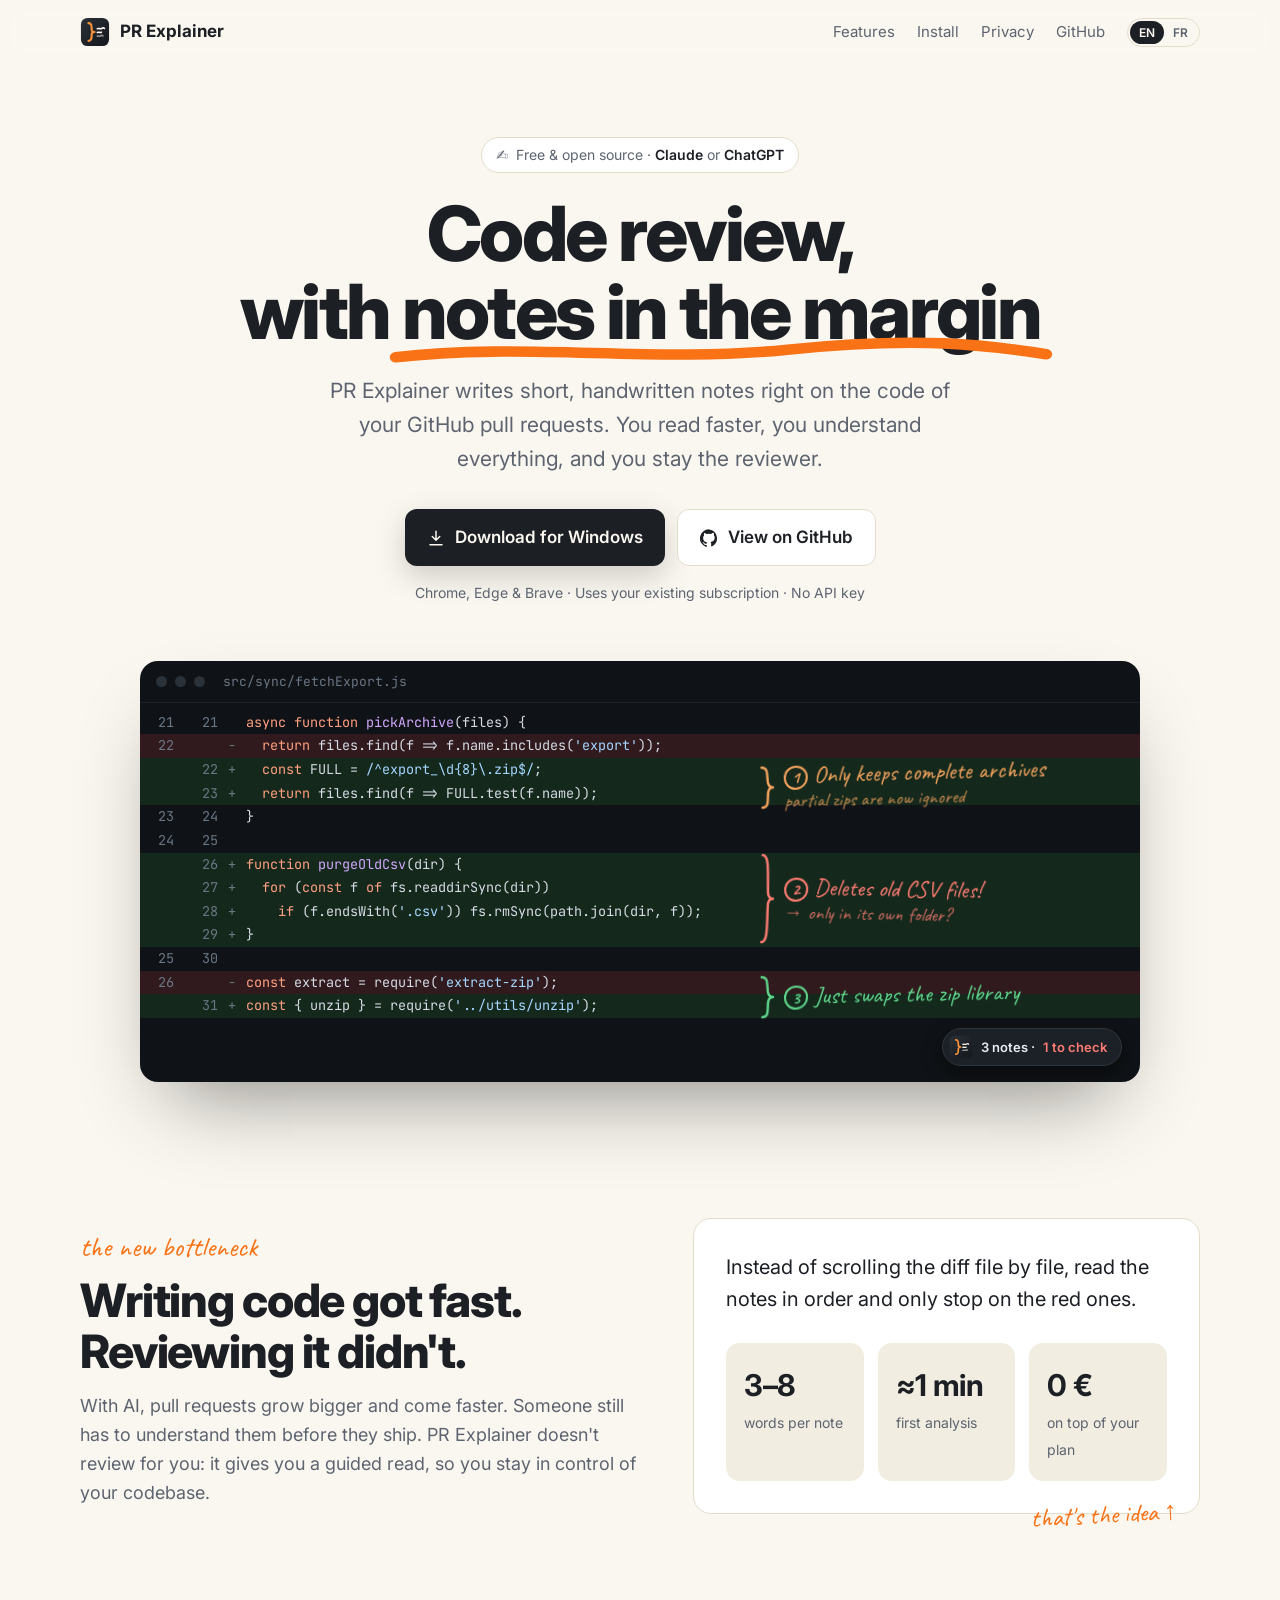
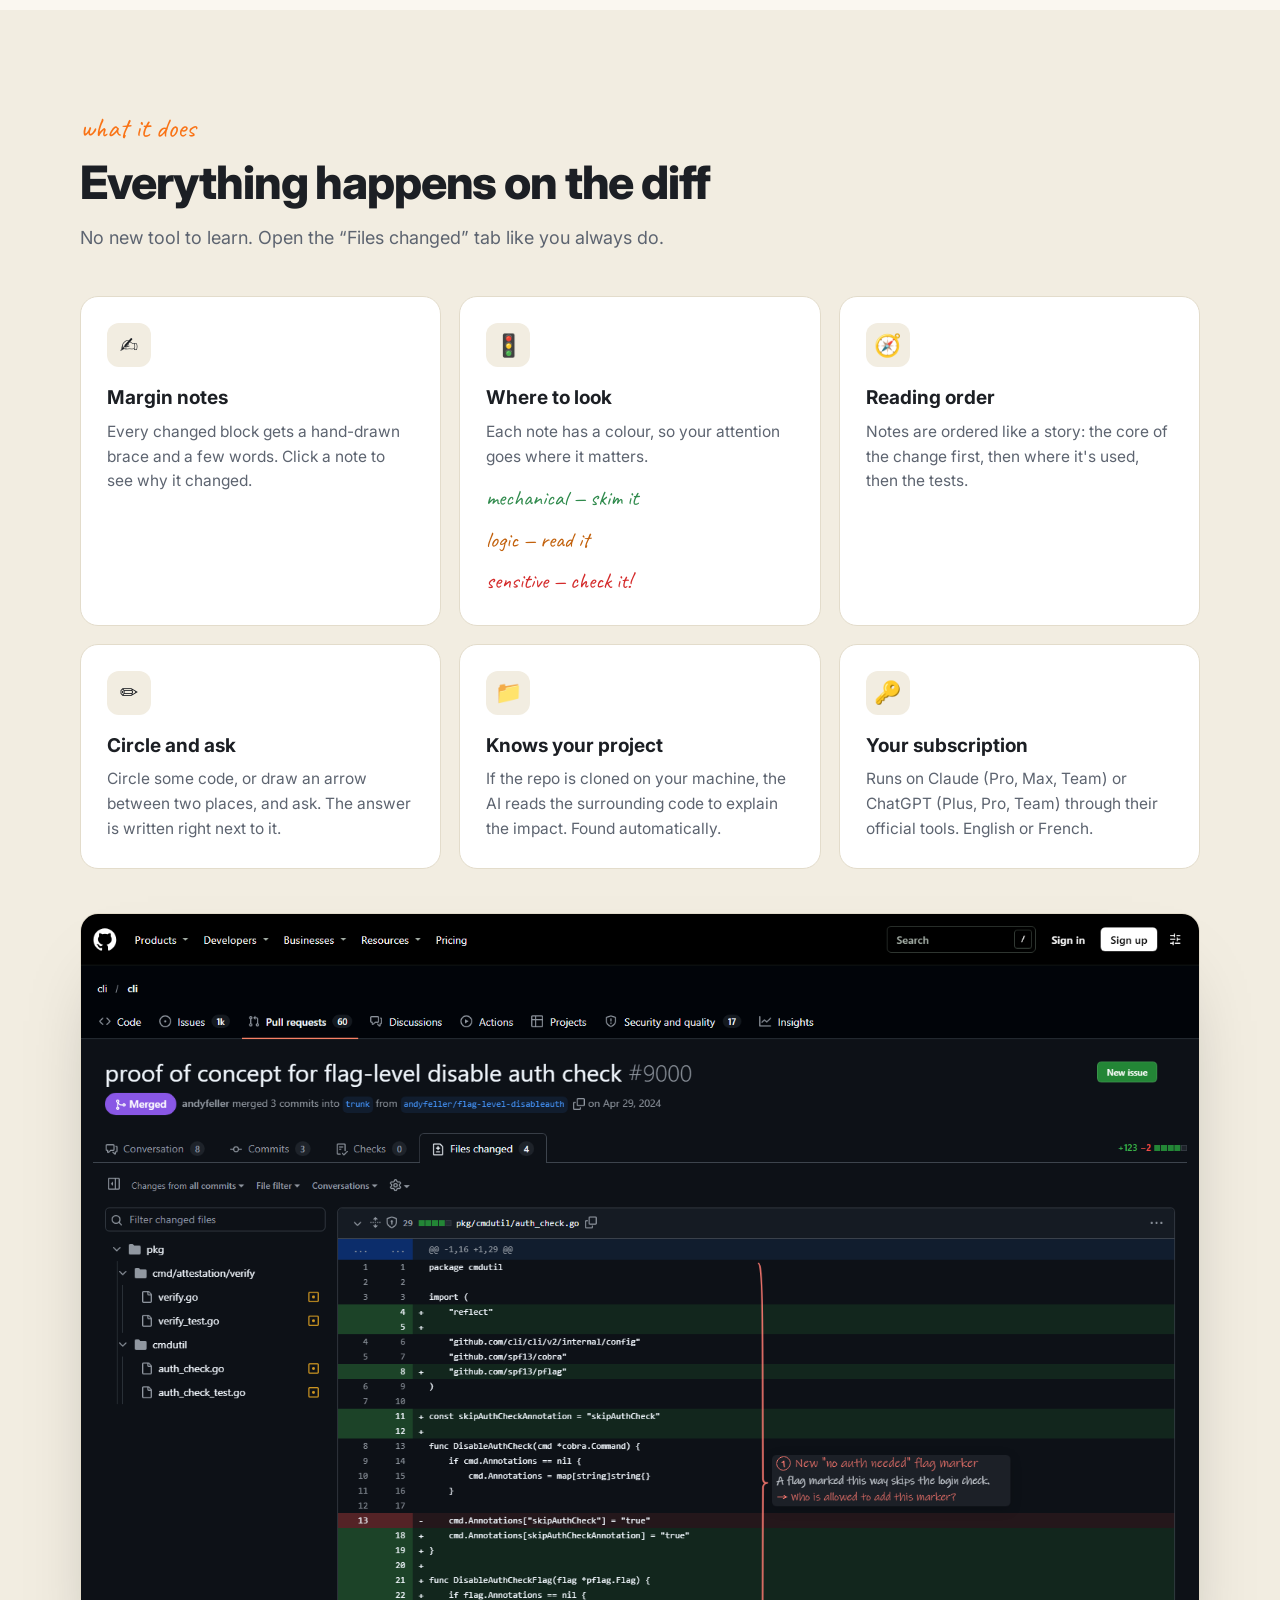
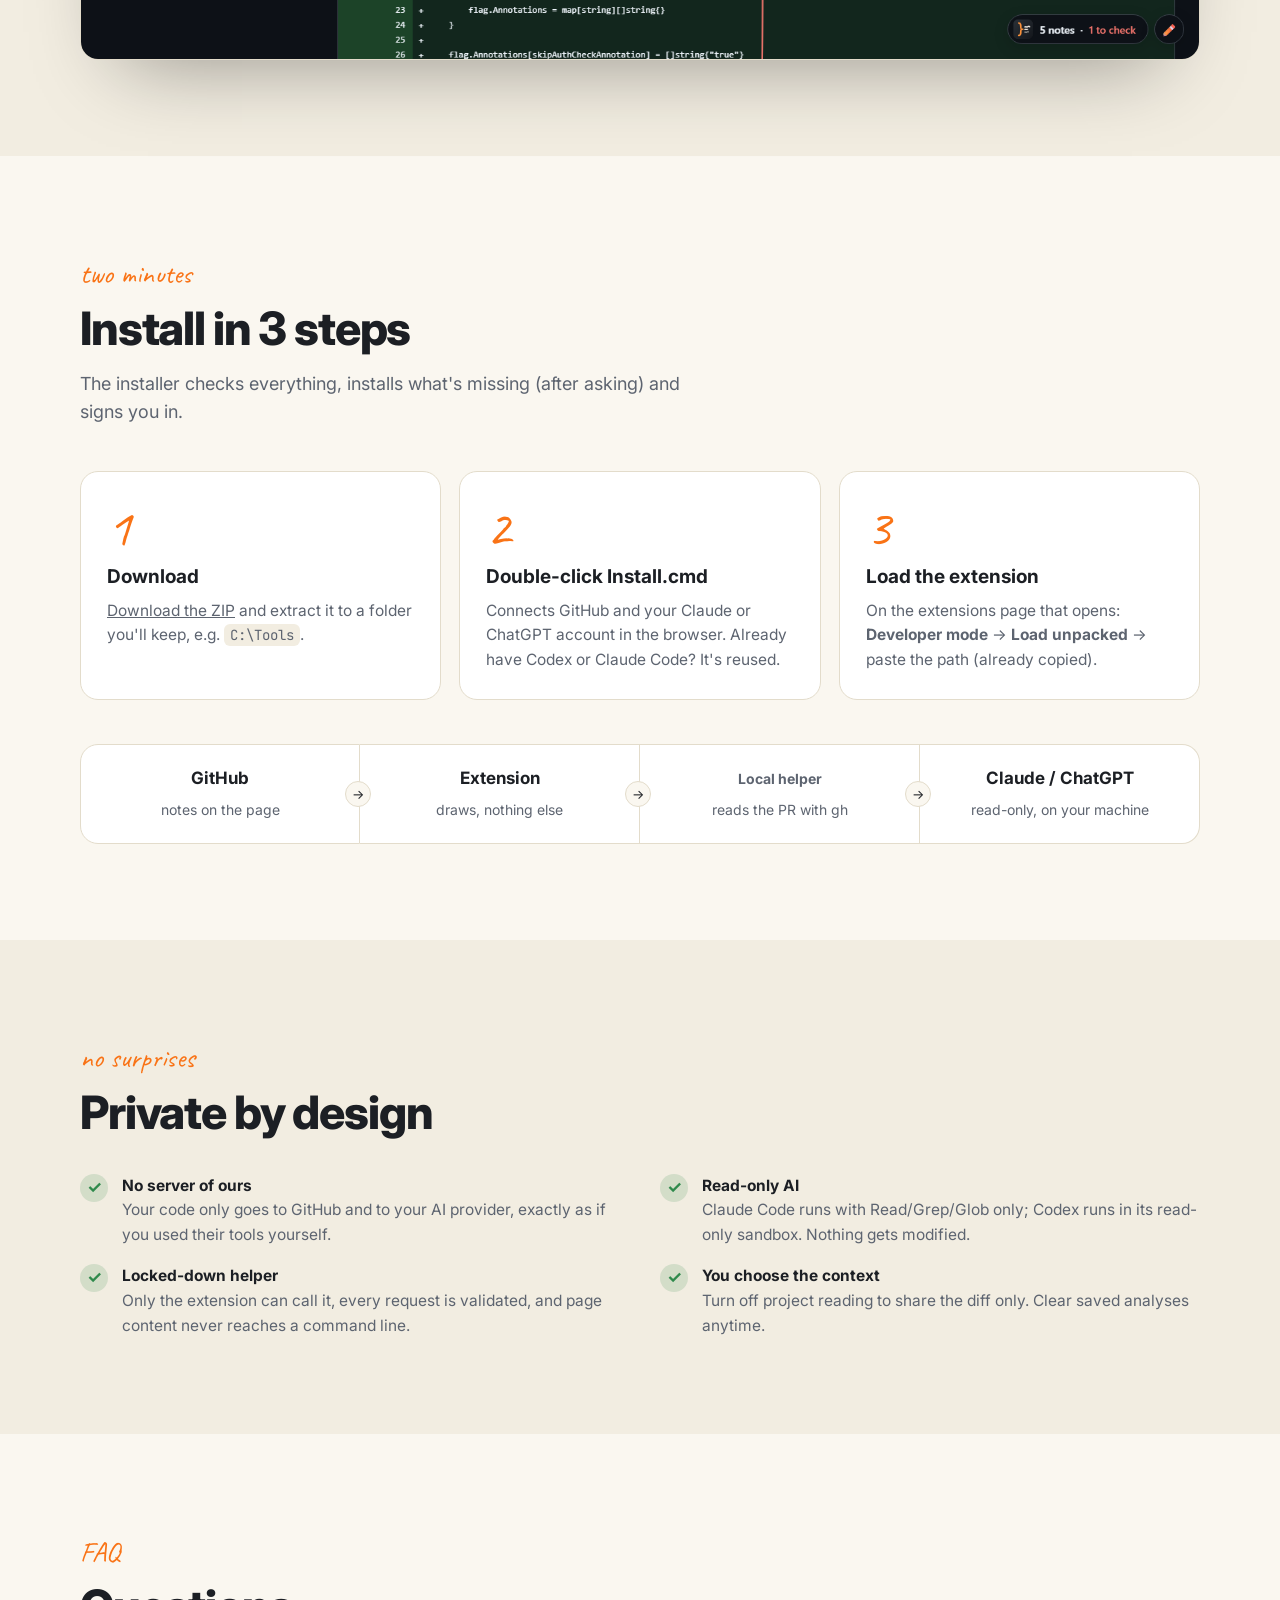
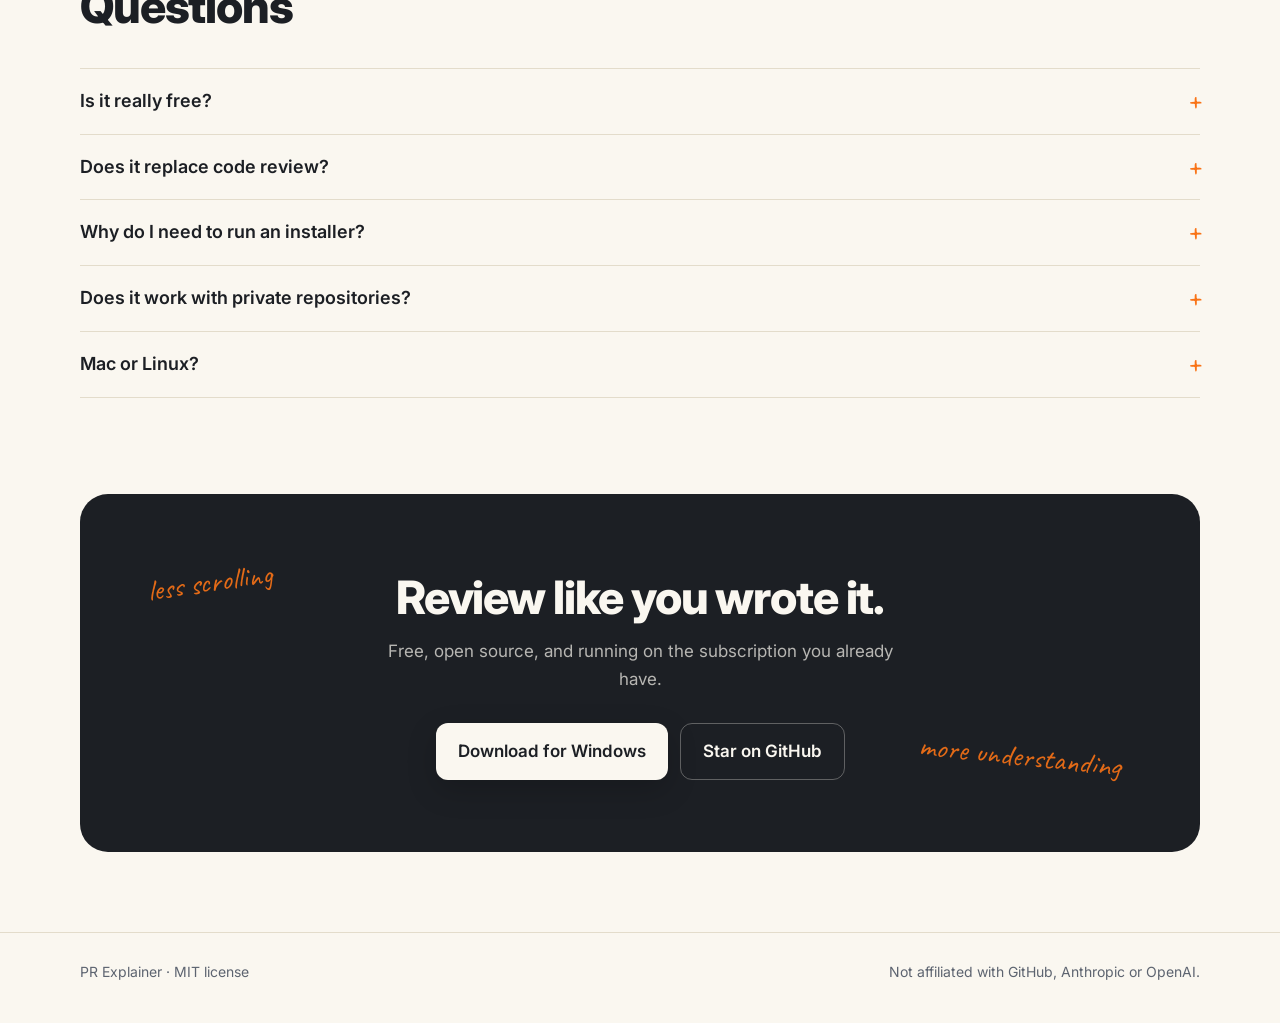
<file: docs/index.html>
<!doctype html>
<html lang="en" data-lang="en">
<head>
  <meta charset="utf-8">
  <meta name="viewport" content="width=device-width, initial-scale=1">
  <title>PR Explainer – pencil notes on your pull requests</title>
  <meta name="description" content="A browser extension that writes short handwritten notes right on the code of GitHub pull requests, using your own Claude or ChatGPT subscription.">
  <meta property="og:title" content="PR Explainer">
  <meta property="og:description" content="Short handwritten notes right on the code of your GitHub pull requests. Review faster, understand everything.">
  <meta property="og:image" content="assets/screenshot.png">
  <meta name="twitter:card" content="summary_large_image">
  <link rel="icon" type="image/png" href="assets/favicon.png">
  <link rel="preconnect" href="https://fonts.googleapis.com">
  <link rel="preconnect" href="https://fonts.gstatic.com" crossorigin>
  <link href="https://fonts.googleapis.com/css2?family=Caveat:wght@500;700&family=Inter:wght@400;500;600;700;800&family=JetBrains+Mono:wght@400;500&display=swap" rel="stylesheet">
  <style>
    :root {
      --paper: #faf7f0;
      --paper-2: #f2ede1;
      --card: #ffffff;
      --ink: #1c1f24;
      --muted: #5d6470;
      --line: #e3dccb;
      --code-bg: #0f1216;
      --code-line: #1b2027;
      --code-fg: #d5dbe3;
      --code-muted: #6b7684;
      --add-bg: rgba(46, 160, 67, .16);
      --del-bg: rgba(248, 81, 73, .14);
      --orange: #f97316;
      --green: #2f8a4c;
      --amber: #c2610c;
      --red: #d42a2a;
      --blue: #2563eb;
      --hand-green: #5fd38a;
      --hand-amber: #f5a35c;
      --hand-red: #ff7b72;
      --hand-blue: #8ab4ff;
      --hand: "Caveat", "Ink Free", "Segoe Print", cursive;
      --sans: "Inter", system-ui, -apple-system, "Segoe UI", sans-serif;
      --mono: "JetBrains Mono", ui-monospace, Consolas, monospace;
      --radius: 18px;
    }
    @media (prefers-color-scheme: dark) {
      :root {
        --paper: #121417;
        --paper-2: #181b20;
        --card: #1a1e24;
        --ink: #eef1f5;
        --muted: #9aa3ae;
        --line: #2a3038;
        --code-bg: #0b0d10;
        --code-line: #161a20;
        --green: #5fd38a;
        --amber: #f5a35c;
        --red: #ff7b72;
        --blue: #8ab4ff;
      }
    }
    * { box-sizing: border-box; }
    html { scroll-behavior: smooth; }
    body {
      margin: 0; background: var(--paper); color: var(--ink);
      font: 17px/1.6 var(--sans); -webkit-font-smoothing: antialiased;
    }
    html[data-lang="en"] [lang="fr"], html[data-lang="fr"] [lang="en"] { display: none !important; }
    a { color: inherit; }
    img { max-width: 100%; display: block; }
    .wrap { width: min(1120px, 100% - 32px); margin: 0 auto; }
    .hand { font-family: var(--hand); }

    /* ---------- Nav ---------- */
    nav { position: sticky; top: 0; z-index: 10; background: color-mix(in srgb, var(--paper) 88%, transparent); backdrop-filter: blur(10px); border-bottom: 1px solid transparent; transition: border-color .2s; }
    nav.scrolled { border-color: var(--line); }
    nav .wrap { display: flex; align-items: center; gap: 16px; height: 64px; }
    .brand { display: flex; align-items: center; gap: 10px; font-weight: 700; text-decoration: none; }
    .brand img { width: 30px; height: 30px; }
    nav .links { display: flex; gap: 22px; margin-left: auto; align-items: center; font-size: 15px; }
    nav .links a { text-decoration: none; color: var(--muted); }
    nav .links a:hover { color: var(--ink); }
    .lang { display: flex; border: 1px solid var(--line); border-radius: 999px; padding: 2px; }
    .lang button { border: 0; background: none; color: var(--muted); font: 600 12px var(--sans); padding: 4px 9px; border-radius: 999px; cursor: pointer; }
    .lang button.on { background: var(--ink); color: var(--paper); }

    /* ---------- Buttons ---------- */
    .btn { display: inline-flex; align-items: center; gap: 10px; padding: 14px 22px; border-radius: 12px; font-weight: 600; text-decoration: none; transition: transform .15s, box-shadow .15s; }
    .btn:hover { transform: translateY(-2px); }
    .btn-main { background: var(--ink); color: var(--paper); box-shadow: 0 10px 30px rgba(0, 0, 0, .18); }
    .btn-ghost { border: 1.5px solid var(--line); background: var(--card); }
    .btn svg { width: 18px; height: 18px; }

    /* ---------- Hero ---------- */
    .hero { padding: 72px 0 40px; text-align: center; position: relative; }
    .eyebrow { display: inline-flex; align-items: center; gap: 8px; padding: 6px 14px; border: 1px solid var(--line); border-radius: 999px; background: var(--card); font-size: 14px; color: var(--muted); }
    .eyebrow b { color: var(--ink); font-weight: 600; }
    h1 { font-size: clamp(40px, 6.4vw, 76px); line-height: 1.02; letter-spacing: -.035em; margin: 22px auto 0; max-width: 900px; font-weight: 800; }
    h1 .scribble { position: relative; white-space: nowrap; }
    h1 .scribble svg { position: absolute; left: -2%; bottom: -.12em; width: 104%; height: .4em; overflow: visible; }
    h1 .scribble path { fill: none; stroke: var(--orange); stroke-width: 7; stroke-linecap: round; stroke-dasharray: 600; stroke-dashoffset: 600; animation: draw 1.1s .5s ease-out forwards; }
    .lead { font-size: clamp(18px, 2.2vw, 21px); color: var(--muted); max-width: 640px; margin: 24px auto 34px; }
    .cta { display: flex; gap: 12px; justify-content: center; flex-wrap: wrap; }
    .fine { margin-top: 16px; font-size: 14px; color: var(--muted); }
    @keyframes draw { to { stroke-dashoffset: 0; } }

    /* ---------- Live diff demo ---------- */
    .demo { margin: 56px auto 0; max-width: 1000px; text-align: left; }
    .window { background: var(--code-bg); border-radius: var(--radius); box-shadow: 0 40px 80px -30px rgba(0, 0, 0, .45), 0 0 0 1px rgba(255, 255, 255, .04); overflow: hidden; }
    .window-bar { display: flex; align-items: center; gap: 8px; padding: 12px 16px; border-bottom: 1px solid var(--code-line); font: 13px var(--mono); color: var(--code-muted); }
    .window-bar i { width: 11px; height: 11px; border-radius: 50%; background: #2b3138; }
    .window-bar span { margin-left: 10px; }
    .diff { position: relative; font: 13.5px/1.75 var(--mono); color: var(--code-fg); padding: 8px 0 64px; }
    .row { display: grid; grid-template-columns: 44px 44px 18px 1fr; white-space: pre; }
    .row .n { color: var(--code-muted); text-align: right; padding-right: 10px; user-select: none; }
    .row.add { background: var(--add-bg); }
    .row.del { background: var(--del-bg); }
    .row .m { color: var(--code-muted); }
    .k { color: #ff9f80; } .s { color: #a5d6ff; } .f { color: #d2a8ff; } .c { color: #6b7684; }
    .note {
      position: absolute; left: 62%; font-family: var(--hand); font-size: 24px; line-height: 1.05;
      display: flex; align-items: center; gap: 10px; opacity: 0; transform: translateX(10px) rotate(var(--r, -1deg));
      animation: appear .5s ease-out forwards;
    }
    .note svg { flex: none; overflow: visible; }
    .note svg path { fill: none; stroke: currentColor; stroke-width: 2.4; stroke-linecap: round; stroke-dasharray: 300; stroke-dashoffset: 300; animation: draw .7s ease-out forwards; animation-delay: inherit; }
    .note .num { display: inline-flex; width: 24px; height: 24px; border: 2px solid currentColor; border-radius: 50% 46% 52% 48%; align-items: center; justify-content: center; font-size: 17px; font-weight: 700; margin-right: 6px; flex: none; }
    .note small { display: block; font-size: 19px; opacity: .8; margin-top: 2px; }
    .n-red { color: var(--hand-red); } .n-amber { color: var(--hand-amber); } .n-green { color: var(--hand-green); }
    @keyframes appear { to { opacity: 1; transform: translateX(0) rotate(var(--r, -1deg)); } }
    .pill-float {
      position: absolute; right: 18px; bottom: 16px; display: flex; align-items: center; gap: 8px;
      background: #1c2128; border: 1px solid #30363d; border-radius: 999px; padding: 6px 14px 6px 6px;
      font: 600 13px var(--sans); color: #e6edf3; box-shadow: 0 8px 20px rgba(0, 0, 0, .4);
    }
    .pill-float img { width: 24px; height: 24px; }
    .pill-float em { font-style: normal; color: var(--hand-red); }

    /* ---------- Sections ---------- */
    section { padding: 96px 0; }
    .kicker { font-family: var(--hand); font-size: 28px; color: var(--orange); margin: 0; }
    h2 { font-size: clamp(30px, 4vw, 46px); letter-spacing: -.025em; line-height: 1.1; margin: 6px 0 16px; font-weight: 800; }
    .sub { color: var(--muted); max-width: 620px; margin: 0; font-size: 18px; }

    .problem { display: grid; grid-template-columns: 1.1fr 1fr; gap: 56px; align-items: center; }
    .problem > *, .features > *, .steps > *, .privacy > * { min-width: 0; }
    .quote { background: var(--card); border: 1px solid var(--line); border-radius: var(--radius); padding: 32px; position: relative; }
    .quote p { margin: 0; font-size: 20px; }
    .quote .hand { position: absolute; right: 22px; bottom: -22px; font-size: 26px; color: var(--orange); transform: rotate(-3deg); }
    .stats { display: grid; grid-template-columns: repeat(3, 1fr); gap: 14px; margin-top: 28px; }
    .stat { background: var(--paper-2); border-radius: 14px; padding: 18px; }
    .stat b { display: block; font-size: 30px; letter-spacing: -.02em; }
    .stat span { color: var(--muted); font-size: 14px; }

    .features { display: grid; grid-template-columns: repeat(3, 1fr); gap: 18px; margin-top: 44px; }
    .feature { background: var(--card); border: 1px solid var(--line); border-radius: var(--radius); padding: 26px; transition: transform .2s, box-shadow .2s; }
    .feature:hover { transform: translateY(-3px); box-shadow: 0 18px 40px -20px rgba(0, 0, 0, .25); }
    .feature .ico { width: 44px; height: 44px; border-radius: 12px; display: grid; place-items: center; font-size: 22px; background: var(--paper-2); margin-bottom: 16px; }
    .feature h3 { margin: 0 0 6px; font-size: 19px; }
    .feature p { margin: 0; color: var(--muted); font-size: 15.5px; }
    .levels { display: flex; flex-direction: column; gap: 6px; margin-top: 12px; font-family: var(--hand); font-size: 22px; }
    .lv-m { color: var(--green); } .lv-l { color: var(--amber); } .lv-s { color: var(--red); }

    .shot { margin-top: 44px; border-radius: var(--radius); overflow: hidden; border: 1px solid var(--line); box-shadow: 0 40px 80px -40px rgba(0, 0, 0, .4); }

    .steps { display: grid; grid-template-columns: repeat(3, 1fr); gap: 18px; margin-top: 44px; counter-reset: step; }
    .step { position: relative; padding: 28px 26px 26px; border-radius: var(--radius); background: var(--card); border: 1px solid var(--line); }
    .step::before { counter-increment: step; content: counter(step); font-family: var(--hand); font-size: 54px; line-height: 1; color: var(--orange); display: block; margin-bottom: 8px; }
    .step h3 { margin: 0 0 6px; font-size: 19px; }
    .step p { margin: 0; color: var(--muted); font-size: 15.5px; }
    code { font: 14px var(--mono); background: var(--paper-2); padding: 2px 6px; border-radius: 6px; }

    .flow { margin-top: 44px; display: grid; grid-template-columns: repeat(4, 1fr); gap: 0; align-items: stretch; }
    .flow div { background: var(--card); border: 1px solid var(--line); padding: 20px; text-align: center; position: relative; }
    .flow div:first-child { border-radius: var(--radius) 0 0 var(--radius); }
    .flow div:last-child { border-radius: 0 var(--radius) var(--radius) 0; }
    .flow div + div { border-left: 0; }
    .flow b { display: block; margin-bottom: 4px; }
    .flow span { color: var(--muted); font-size: 14px; }
    .flow div:not(:last-child)::after { content: '→'; position: absolute; right: -12px; top: 50%; transform: translateY(-50%); width: 24px; height: 24px; border-radius: 50%; background: var(--paper); border: 1px solid var(--line); display: grid; place-items: center; font-size: 13px; z-index: 1; }

    .privacy { display: grid; grid-template-columns: repeat(2, 1fr); gap: 16px 40px; margin-top: 36px; }
    .privacy div { display: flex; gap: 14px; }
    .privacy .check { flex: none; width: 28px; height: 28px; border-radius: 50%; background: color-mix(in srgb, var(--green) 16%, transparent); color: var(--green); display: grid; place-items: center; font-weight: 700; }
    .privacy p { margin: 0; color: var(--muted); font-size: 15.5px; }
    .privacy b { color: var(--ink); display: block; }

    details { border-bottom: 1px solid var(--line); padding: 18px 0; }
    details:first-of-type { border-top: 1px solid var(--line); margin-top: 36px; }
    summary { cursor: pointer; font-weight: 600; font-size: 18px; list-style: none; display: flex; justify-content: space-between; gap: 16px; }
    summary::after { content: '+'; font-family: var(--hand); font-size: 30px; line-height: .8; color: var(--orange); transition: transform .2s; }
    details[open] summary::after { transform: rotate(45deg); }
    details p { color: var(--muted); margin: 10px 0 0; max-width: 760px; }

    .final { text-align: center; background: var(--ink); color: var(--paper); border-radius: 28px; padding: 72px 24px; margin: 0 auto 80px; position: relative; overflow: hidden; }
    .final h2 { color: var(--paper); }
    .final p { color: color-mix(in srgb, var(--paper) 70%, transparent); max-width: 520px; margin: 0 auto 30px; }
    .final .btn-main { background: var(--paper); color: var(--ink); }
    .final .btn-ghost { background: transparent; border-color: color-mix(in srgb, var(--paper) 30%, transparent); color: var(--paper); }
    .final .hand { position: absolute; font-size: 30px; color: var(--orange); opacity: .9; }

    footer { border-top: 1px solid var(--line); padding: 28px 0 40px; color: var(--muted); font-size: 14px; }
    footer .wrap { display: flex; justify-content: space-between; gap: 16px; flex-wrap: wrap; }

    .reveal { opacity: 0; transform: translateY(18px); transition: opacity .6s ease, transform .6s ease; }
    .reveal.in { opacity: 1; transform: none; }

    @media (max-width: 900px) {
      .problem, .features, .steps, .privacy { grid-template-columns: 1fr; }
      .flow { grid-template-columns: 1fr 1fr; gap: 12px; }
      .flow div { border-radius: var(--radius) !important; border-left: 1px solid var(--line) !important; }
      .flow div::after { display: none; }
      nav .links a:not(.gh) { display: none; }
      .note { left: auto; right: 12px; font-size: 19px; max-width: 46%; background: rgba(15, 18, 22, .92); padding: 4px 8px; border-radius: 8px; }
      .note svg { display: none; }
      .note small { display: none; }
      h1 { font-size: 38px; }
      h1 .scribble { white-space: normal; }
      h1 .scribble svg { display: none; }
      h1 .scribble { text-decoration: underline var(--orange) 4px; text-underline-offset: 8px; }
      .diff { font-size: 11.5px; overflow: hidden; }
      .row { grid-template-columns: 30px 30px 14px 1fr; }
      section { padding: 72px 0; }
      .stats { grid-template-columns: 1fr 1fr 1fr; gap: 8px; }
      .stat { padding: 12px 10px; }
      .stat b { font-size: 22px; }
      .quote { padding: 24px 20px; }
      .final .hand { display: none; }
    }
    @media (prefers-reduced-motion: reduce) {
      *, *::before, *::after { animation-duration: .01ms !important; animation-delay: 0s !important; transition: none !important; }
      .reveal { opacity: 1; transform: none; }
    }
  </style>
</head>
<body>

<nav id="nav">
  <div class="wrap">
    <a class="brand" href="#"><img src="assets/logo.svg" alt="">PR Explainer</a>
    <div class="links">
      <a href="#features"><span lang="en">Features</span><span lang="fr">Fonctions</span></a>
      <a href="#install"><span lang="en">Install</span><span lang="fr">Installer</span></a>
      <a href="#privacy"><span lang="en">Privacy</span><span lang="fr">Confidentialité</span></a>
      <a class="gh js-repo" href="#">GitHub</a>
      <div class="lang" role="group" aria-label="Language">
        <button data-set-lang="en">EN</button><button data-set-lang="fr">FR</button>
      </div>
    </div>
  </div>
</nav>

<header class="hero">
  <div class="wrap">
    <div class="eyebrow">✍ <span lang="en">Free & open source · <b>Claude</b> or <b>ChatGPT</b></span><span lang="fr">Gratuit et open source · <b>Claude</b> ou <b>ChatGPT</b></span></div>
    <h1>
      <span lang="en">Code review,<br>with <span class="scribble">notes in the margin<svg viewBox="0 0 400 20" preserveAspectRatio="none"><path d="M4 14 C80 4 160 18 240 9 S360 6 396 12"/></svg></span></span>
      <span lang="fr">La code review,<br>avec des <span class="scribble">notes dans la marge<svg viewBox="0 0 400 20" preserveAspectRatio="none"><path d="M4 14 C80 4 160 18 240 9 S360 6 396 12"/></svg></span></span>
    </h1>
    <p class="lead">
      <span lang="en">PR Explainer writes short, handwritten notes right on the code of your GitHub pull requests. You read faster, you understand everything, and you stay the reviewer.</span>
      <span lang="fr">PR Explainer écrit des notes courtes, à la main, directement sur le code de tes pull requests GitHub. Tu lis plus vite, tu comprends tout, et c'est toujours toi qui fais la review.</span>
    </p>
    <div class="cta">
      <a class="btn btn-main js-zip" href="#install">
        <svg viewBox="0 0 24 24" fill="none" stroke="currentColor" stroke-width="2" stroke-linecap="round" stroke-linejoin="round"><path d="M12 3v12m0 0-5-5m5 5 5-5M4 21h16"/></svg>
        <span lang="en">Download for Windows</span><span lang="fr">Télécharger pour Windows</span>
      </a>
      <a class="btn btn-ghost js-repo" href="#">
        <svg viewBox="0 0 24 24" fill="currentColor"><path d="M12 .5a12 12 0 0 0-3.8 23.4c.6.1.8-.3.8-.6v-2c-3.3.7-4-1.6-4-1.6-.6-1.4-1.4-1.8-1.4-1.8-1-.7.1-.7.1-.7 1.2.1 1.8 1.2 1.8 1.2 1 1.8 2.8 1.3 3.5 1 .1-.8.4-1.3.7-1.6-2.7-.3-5.5-1.3-5.5-6 0-1.2.5-2.3 1.2-3.1-.1-.4-.5-1.6.1-3.2 0 0 1-.3 3.3 1.2a11.5 11.5 0 0 1 6 0C17.3 4.7 18.3 5 18.3 5c.6 1.6.2 2.8.1 3.2.8.8 1.2 1.9 1.2 3.1 0 4.6-2.8 5.6-5.5 5.9.4.4.8 1.1.8 2.2v3.3c0 .3.2.7.8.6A12 12 0 0 0 12 .5Z"/></svg>
        <span lang="en">View on GitHub</span><span lang="fr">Voir sur GitHub</span>
      </a>
    </div>
    <p class="fine">
      <span lang="en">Chrome, Edge & Brave · Uses your existing subscription · No API key</span>
      <span lang="fr">Chrome, Edge et Brave · Utilise ton abonnement existant · Aucune clé d'API</span>
    </p>

    <!-- Animated diff with handwritten notes -->
    <div class="demo">
      <div class="window" aria-label="Example of a GitHub diff annotated by PR Explainer">
        <div class="window-bar"><i></i><i></i><i></i><span>src/sync/fetchExport.js</span></div>
        <div class="diff" id="diff">
          <div class="row"><span class="n">21</span><span class="n">21</span><span class="m"> </span><span><span class="k">async function</span> <span class="f">pickArchive</span>(files) {</span></div>
          <div class="row del"><span class="n">22</span><span class="n"></span><span class="m">-</span><span>  <span class="k">return</span> files.find(f =&gt; f.name.includes(<span class="s">'export'</span>));</span></div>
          <div class="row add"><span class="n"></span><span class="n">22</span><span class="m">+</span><span>  <span class="k">const</span> FULL = <span class="s">/^export_\d{8}\.zip$/</span>;</span></div>
          <div class="row add"><span class="n"></span><span class="n">23</span><span class="m">+</span><span>  <span class="k">return</span> files.find(f =&gt; FULL.test(f.name));</span></div>
          <div class="row"><span class="n">23</span><span class="n">24</span><span class="m"> </span><span>}</span></div>
          <div class="row"><span class="n">24</span><span class="n">25</span><span class="m"> </span><span></span></div>
          <div class="row add"><span class="n"></span><span class="n">26</span><span class="m">+</span><span><span class="k">function</span> <span class="f">purgeOldCsv</span>(dir) {</span></div>
          <div class="row add"><span class="n"></span><span class="n">27</span><span class="m">+</span><span>  <span class="k">for</span> (<span class="k">const</span> f <span class="k">of</span> fs.readdirSync(dir))</span></div>
          <div class="row add"><span class="n"></span><span class="n">28</span><span class="m">+</span><span>    <span class="k">if</span> (f.endsWith(<span class="s">'.csv'</span>)) fs.rmSync(path.join(dir, f));</span></div>
          <div class="row add"><span class="n"></span><span class="n">29</span><span class="m">+</span><span>}</span></div>
          <div class="row"><span class="n">25</span><span class="n">30</span><span class="m"> </span><span></span></div>
          <div class="row del"><span class="n">26</span><span class="n"></span><span class="m">-</span><span><span class="k">const</span> extract = require(<span class="s">'extract-zip'</span>);</span></div>
          <div class="row add"><span class="n"></span><span class="n">31</span><span class="m">+</span><span><span class="k">const</span> { unzip } = require(<span class="s">'../utils/unzip'</span>);</span></div>

          <div class="note n-amber" data-rows="2-3" style="--r: -1.5deg; animation-delay: .9s"><svg></svg>
            <div><span class="num">1</span><span lang="en">Only keeps complete archives</span><span lang="fr">Ne garde que les archives complètes</span>
              <small><span lang="en">partial zips are now ignored</span><span lang="fr">les zip partiels sont ignorés</span></small></div>
          </div>
          <div class="note n-red" data-rows="6-9" style="--r: 1deg; animation-delay: 1.6s"><svg></svg>
            <div><span class="num">2</span><span lang="en">Deletes old CSV files!</span><span lang="fr">Supprime les vieux CSV !</span>
              <small><span lang="en">→ only in its own folder?</span><span lang="fr">→ seulement dans son dossier ?</span></small></div>
          </div>
          <div class="note n-green" data-rows="11-12" style="--r: -1deg; animation-delay: 2.3s"><svg></svg>
            <div><span class="num">3</span><span lang="en">Just swaps the zip library</span><span lang="fr">Change juste de lib zip</span></div>
          </div>
          <div class="pill-float"><img src="assets/logo.svg" alt="">3 notes · <em><span lang="en">1 to check</span><span lang="fr">1 à vérifier</span></em></div>
        </div>
      </div>
    </div>
  </div>
</header>

<section>
  <div class="wrap problem">
    <div class="reveal">
      <p class="kicker"><span lang="en">the new bottleneck</span><span lang="fr">le nouveau goulot</span></p>
      <h2><span lang="en">Writing code got fast. Reviewing it didn't.</span><span lang="fr">Écrire du code est devenu rapide. Le relire, non.</span></h2>
      <p class="sub">
        <span lang="en">With AI, pull requests grow bigger and come faster. Someone still has to understand them before they ship. PR Explainer doesn't review for you: it gives you a guided read, so you stay in control of your codebase.</span>
        <span lang="fr">Avec l'IA, les pull requests sont plus grosses et arrivent plus vite. Quelqu'un doit quand même les comprendre avant la mise en production. PR Explainer ne fait pas la review à ta place : il te guide dans la lecture, pour que tu restes maître de ton code.</span>
      </p>
    </div>
    <div class="quote reveal">
      <p>
        <span lang="en">Instead of scrolling the diff file by file, read the notes in order and only stop on the red ones.</span>
        <span lang="fr">Au lieu de scroller le diff fichier par fichier, lis les notes dans l'ordre et arrête-toi seulement sur les rouges.</span>
      </p>
      <div class="stats">
        <div class="stat"><b>3–8</b><span lang="en">words per note</span><span lang="fr">mots par note</span></div>
        <div class="stat"><b>≈1 min</b><span lang="en">first analysis</span><span lang="fr">1re analyse</span></div>
        <div class="stat"><b>0 €</b><span lang="en">on top of your plan</span><span lang="fr">en plus de ton abonnement</span></div>
      </div>
      <span class="hand"><span lang="en">that's the idea ↑</span><span lang="fr">c'est l'idée ↑</span></span>
    </div>
  </div>
</section>

<section id="features" style="background: var(--paper-2)">
  <div class="wrap">
    <div class="reveal">
      <p class="kicker"><span lang="en">what it does</span><span lang="fr">ce qu'il fait</span></p>
      <h2><span lang="en">Everything happens on the diff</span><span lang="fr">Tout se passe sur le diff</span></h2>
      <p class="sub"><span lang="en">No new tool to learn. Open the “Files changed” tab like you always do.</span><span lang="fr">Aucun nouvel outil à apprendre. Ouvre l'onglet « Files changed » comme d'habitude.</span></p>
    </div>
    <div class="features">
      <div class="feature reveal">
        <div class="ico">✍️</div>
        <h3><span lang="en">Margin notes</span><span lang="fr">Notes dans la marge</span></h3>
        <p><span lang="en">Every changed block gets a hand-drawn brace and a few words. Click a note to see why it changed.</span><span lang="fr">Chaque bloc modifié reçoit une accolade tracée à la main et quelques mots. Un clic montre le pourquoi.</span></p>
      </div>
      <div class="feature reveal">
        <div class="ico">🚦</div>
        <h3><span lang="en">Where to look</span><span lang="fr">Où regarder</span></h3>
        <p><span lang="en">Each note has a colour, so your attention goes where it matters.</span><span lang="fr">Chaque note a une couleur, pour mettre ton attention là où ça compte.</span></p>
        <div class="levels">
          <div class="lv-m"><span lang="en">mechanical — skim it</span><span lang="fr">mécanique — survole</span></div>
          <div class="lv-l"><span lang="en">logic — read it</span><span lang="fr">logique — lis</span></div>
          <div class="lv-s"><span lang="en">sensitive — check it!</span><span lang="fr">sensible — vérifie !</span></div>
        </div>
      </div>
      <div class="feature reveal">
        <div class="ico">🧭</div>
        <h3><span lang="en">Reading order</span><span lang="fr">Ordre de lecture</span></h3>
        <p><span lang="en">Notes are ordered like a story: the core of the change first, then where it's used, then the tests.</span><span lang="fr">Les notes suivent un fil : le cœur du changement d'abord, puis ses usages, puis les tests.</span></p>
      </div>
      <div class="feature reveal">
        <div class="ico">✏️</div>
        <h3><span lang="en">Circle and ask</span><span lang="fr">Entoure et demande</span></h3>
        <p><span lang="en">Circle some code, or draw an arrow between two places, and ask. The answer is written right next to it.</span><span lang="fr">Entoure du code, ou trace une flèche entre deux endroits, et pose ta question. La réponse s'écrit juste à côté.</span></p>
      </div>
      <div class="feature reveal">
        <div class="ico">📁</div>
        <h3><span lang="en">Knows your project</span><span lang="fr">Connaît ton projet</span></h3>
        <p><span lang="en">If the repo is cloned on your machine, the AI reads the surrounding code to explain the impact. Found automatically.</span><span lang="fr">Si le dépôt est cloné sur ta machine, l'IA lit le code autour pour expliquer l'impact. Détecté tout seul.</span></p>
      </div>
      <div class="feature reveal">
        <div class="ico">🔑</div>
        <h3><span lang="en">Your subscription</span><span lang="fr">Ton abonnement</span></h3>
        <p><span lang="en">Runs on Claude (Pro, Max, Team) or ChatGPT (Plus, Pro, Team) through their official tools. English or French.</span><span lang="fr">Fonctionne avec Claude (Pro, Max, Team) ou ChatGPT (Plus, Pro, Team) via leurs outils officiels. En français ou en anglais.</span></p>
      </div>
    </div>
    <div class="shot reveal"><img src="assets/screenshot.png" alt="PR Explainer notes on a real GitHub pull request" loading="lazy"></div>
  </div>
</section>

<section id="install">
  <div class="wrap">
    <div class="reveal">
      <p class="kicker"><span lang="en">two minutes</span><span lang="fr">deux minutes</span></p>
      <h2><span lang="en">Install in 3 steps</span><span lang="fr">Installation en 3 étapes</span></h2>
      <p class="sub"><span lang="en">The installer checks everything, installs what's missing (after asking) and signs you in.</span><span lang="fr">L'installeur vérifie tout, installe ce qui manque (en demandant d'abord) et fait les connexions.</span></p>
    </div>
    <div class="steps">
      <div class="step reveal">
        <h3><span lang="en">Download</span><span lang="fr">Télécharge</span></h3>
        <p><span lang="en"><a class="js-zip" href="#">Download the ZIP</a> and extract it to a folder you'll keep, e.g. <code>C:\Tools</code>.</span><span lang="fr"><a class="js-zip" href="#">Télécharge le ZIP</a> et extrais-le dans un dossier que tu gardes, ex. <code>C:\Outils</code>.</span></p>
      </div>
      <div class="step reveal">
        <h3><span lang="en">Double-click Install.cmd</span><span lang="fr">Double-clique sur Install.cmd</span></h3>
        <p><span lang="en">Connects GitHub and your Claude or ChatGPT account in the browser. Already have Codex or Claude Code? It's reused.</span><span lang="fr">Connecte GitHub et ton compte Claude ou ChatGPT dans le navigateur. Tu as déjà Codex ou Claude Code ? Il est réutilisé.</span></p>
      </div>
      <div class="step reveal">
        <h3><span lang="en">Load the extension</span><span lang="fr">Charge l'extension</span></h3>
        <p><span lang="en">On the extensions page that opens: <b>Developer mode</b> → <b>Load unpacked</b> → paste the path (already copied).</span><span lang="fr">Sur la page des extensions qui s'ouvre : <b>Mode développeur</b> → <b>Charger l'extension non empaquetée</b> → colle le chemin (déjà copié).</span></p>
      </div>
    </div>

    <div class="flow reveal">
      <div><b>GitHub</b><span lang="en">notes on the page</span><span lang="fr">notes sur la page</span></div>
      <div><b>Extension</b><span lang="en">draws, nothing else</span><span lang="fr">dessine, rien d'autre</span></div>
      <div><b><span lang="en">Local helper</span><span lang="fr">Programme local</span></b><span lang="en">reads the PR with gh</span><span lang="fr">lit la PR avec gh</span></div>
      <div><b>Claude / ChatGPT</b><span lang="en">read-only, on your machine</span><span lang="fr">en lecture seule, sur ta machine</span></div>
    </div>
  </div>
</section>

<section id="privacy" style="background: var(--paper-2)">
  <div class="wrap">
    <div class="reveal">
      <p class="kicker"><span lang="en">no surprises</span><span lang="fr">pas de surprise</span></p>
      <h2><span lang="en">Private by design</span><span lang="fr">Confidentiel par conception</span></h2>
    </div>
    <div class="privacy">
      <div class="reveal"><span class="check">✓</span><p><b><span lang="en">No server of ours</span><span lang="fr">Aucun serveur à nous</span></b><span lang="en">Your code only goes to GitHub and to your AI provider, exactly as if you used their tools yourself.</span><span lang="fr">Ton code ne va qu'à GitHub et à ton fournisseur d'IA, exactement comme si tu utilisais leurs outils toi-même.</span></p></div>
      <div class="reveal"><span class="check">✓</span><p><b><span lang="en">Read-only AI</span><span lang="fr">IA en lecture seule</span></b><span lang="en">Claude Code runs with Read/Grep/Glob only; Codex runs in its read-only sandbox. Nothing gets modified.</span><span lang="fr">Claude Code tourne avec Read/Grep/Glob uniquement ; Codex dans son bac à sable en lecture seule. Rien n'est modifié.</span></p></div>
      <div class="reveal"><span class="check">✓</span><p><b><span lang="en">Locked-down helper</span><span lang="fr">Programme local verrouillé</span></b><span lang="en">Only the extension can call it, every request is validated, and page content never reaches a command line.</span><span lang="fr">Seule l'extension peut l'appeler, chaque requête est validée, et le contenu de la page ne passe jamais en ligne de commande.</span></p></div>
      <div class="reveal"><span class="check">✓</span><p><b><span lang="en">You choose the context</span><span lang="fr">Tu choisis le contexte</span></b><span lang="en">Turn off project reading to share the diff only. Clear saved analyses anytime.</span><span lang="fr">Coupe la lecture du projet pour ne partager que le diff. Efface les analyses enregistrées quand tu veux.</span></p></div>
    </div>
  </div>
</section>

<section>
  <div class="wrap">
    <div class="reveal">
      <p class="kicker">FAQ</p>
      <h2><span lang="en">Questions</span><span lang="fr">Questions</span></h2>
    </div>
    <details class="reveal">
      <summary><span lang="en">Is it really free?</span><span lang="fr">C'est vraiment gratuit ?</span></summary>
      <p><span lang="en">Yes. PR Explainer is open source (MIT). It uses the Claude or ChatGPT subscription you already pay for, through their official command-line tools, so there's no API key and no extra bill.</span><span lang="fr">Oui. PR Explainer est open source (MIT). Il utilise l'abonnement Claude ou ChatGPT que tu paies déjà, via leurs outils officiels en ligne de commande : pas de clé d'API, pas de facture en plus.</span></p>
    </details>
    <details class="reveal">
      <summary><span lang="en">Does it replace code review?</span><span lang="fr">Ça remplace la code review ?</span></summary>
      <p><span lang="en">No, and that's the point. It doesn't approve or comment for you: it helps you understand the change quickly, so your review is faster and better informed.</span><span lang="fr">Non, et c'est voulu. Il n'approuve rien et ne commente pas à ta place : il t'aide à comprendre vite le changement, pour une review plus rapide et mieux informée.</span></p>
    </details>
    <details class="reveal">
      <summary><span lang="en">Why do I need to run an installer?</span><span lang="fr">Pourquoi faut-il lancer un installeur ?</span></summary>
      <p><span lang="en">Browsers don't let extensions run programs on your computer. A small local helper does that part (reading the PR, starting Claude or Codex), and the browser only lets it talk to this extension. The installer sets it up once.</span><span lang="fr">Les navigateurs interdisent aux extensions de lancer des programmes sur ton ordinateur. Un petit programme local s'en charge (lire la PR, lancer Claude ou Codex), et le navigateur ne le laisse parler qu'à cette extension. L'installeur le met en place une fois.</span></p>
    </details>
    <details class="reveal">
      <summary><span lang="en">Does it work with private repositories?</span><span lang="fr">Ça marche avec les dépôts privés ?</span></summary>
      <p><span lang="en">Yes: PR Explainer reads pull requests through your own GitHub login, so you see exactly what you already have access to.</span><span lang="fr">Oui : PR Explainer lit les pull requests avec ta propre connexion GitHub, tu vois donc exactement ce à quoi tu as déjà accès.</span></p>
    </details>
    <details class="reveal">
      <summary><span lang="en">Mac or Linux?</span><span lang="fr">Mac ou Linux ?</span></summary>
      <p><span lang="en">The extension and the helper are cross-platform, but the one-click installer is Windows-only for now. Contributions welcome!</span><span lang="fr">L'extension et le programme local sont multiplateformes, mais l'installeur en un clic n'existe que pour Windows pour l'instant. Les contributions sont bienvenues !</span></p>
    </details>
  </div>
</section>

<div class="wrap">
  <div class="final reveal">
    <span class="hand" style="left: 6%; top: 18%; transform: rotate(-8deg)"><span lang="en">less scrolling</span><span lang="fr">moins de scroll</span></span>
    <span class="hand" style="right: 7%; bottom: 20%; transform: rotate(6deg)"><span lang="en">more understanding</span><span lang="fr">plus de compréhension</span></span>
    <h2><span lang="en">Review like you wrote it.</span><span lang="fr">Relis comme si tu l'avais écrit.</span></h2>
    <p><span lang="en">Free, open source, and running on the subscription you already have.</span><span lang="fr">Gratuit, open source, et sur l'abonnement que tu as déjà.</span></p>
    <div class="cta">
      <a class="btn btn-main js-zip" href="#install"><span lang="en">Download for Windows</span><span lang="fr">Télécharger pour Windows</span></a>
      <a class="btn btn-ghost js-repo" href="#"><span lang="en">Star on GitHub</span><span lang="fr">Étoile sur GitHub</span></a>
    </div>
  </div>
</div>

<footer>
  <div class="wrap">
    <span>PR Explainer · <span lang="en">MIT license</span><span lang="fr">licence MIT</span></span>
    <span><span lang="en">Not affiliated with GitHub, Anthropic or OpenAI.</span><span lang="fr">Non affilié à GitHub, Anthropic ou OpenAI.</span></span>
  </div>
</footer>

<script>
  // On GitHub Pages (owner.github.io/repo), point the links to the repository and its ZIP.
  (function () {
    var owner = location.hostname.endsWith('.github.io') ? location.hostname.split('.')[0] : '';
    var repo = location.pathname.split('/').filter(Boolean)[0] || '';
    if (owner && repo) {
      var url = 'https://github.com/' + owner + '/' + repo;
      document.querySelectorAll('.js-repo').forEach(function (a) { a.href = url; });
      document.querySelectorAll('.js-zip').forEach(function (a) { a.href = url + '/archive/refs/heads/main.zip'; });
    }
  })();

  // Language: saved choice, else the browser language.
  (function () {
    var saved = null;
    try { saved = localStorage.getItem('prx-lang'); } catch (e) {}
    function set(lang) {
      document.documentElement.dataset.lang = lang;
      document.documentElement.lang = lang;
      document.querySelectorAll('[data-set-lang]').forEach(function (b) { b.classList.toggle('on', b.dataset.setLang === lang); });
      try { localStorage.setItem('prx-lang', lang); } catch (e) {}
    }
    set(saved || ((navigator.language || 'en').toLowerCase().indexOf('fr') === 0 ? 'fr' : 'en'));
    document.querySelectorAll('[data-set-lang]').forEach(function (b) { b.addEventListener('click', function () { set(b.dataset.setLang); }); });
  })();

  // Demo: place each handwritten note and its brace next to the rows it explains.
  (function () {
    function brace(h) {
      var m = h / 2;
      return 'M2 2 C9 2 7 ' + (m * .45) + ' 8 ' + (m - 5) + ' C8.5 ' + (m - 2) + ' 10 ' + m + ' 13 ' + m +
        ' M13 ' + m + ' C10 ' + m + ' 8.5 ' + (m + 2) + ' 8 ' + (m + 5) + ' C7 ' + (m + m * .55) + ' 9 ' + (h - 2) + ' 2 ' + (h - 2);
    }
    function layout() {
      var rows = document.querySelectorAll('#diff .row');
      document.querySelectorAll('#diff .note').forEach(function (note) {
        var r = note.dataset.rows.split('-').map(Number);
        var top = rows[r[0]].offsetTop, bottom = rows[r[1]].offsetTop + rows[r[1]].offsetHeight;
        var h = bottom - top - 4;
        note.querySelector('svg').outerHTML = '<svg width="14" height="' + h + '" viewBox="0 0 14 ' + h + '"><path d="' + brace(h) + '"/></svg>';
        note.style.top = (top + 2) + 'px';
      });
    }
    layout();
    addEventListener('resize', layout);
    document.fonts && document.fonts.ready.then(layout);
  })();

  // Nav border on scroll and reveal-on-scroll.
  (function () {
    var nav = document.getElementById('nav');
    addEventListener('scroll', function () { nav.classList.toggle('scrolled', scrollY > 8); }, { passive: true });
    var io = new IntersectionObserver(function (entries) {
      entries.forEach(function (e) { if (e.isIntersecting) { e.target.classList.add('in'); io.unobserve(e.target); } });
    }, { threshold: .12 });
    document.querySelectorAll('.reveal').forEach(function (el) { io.observe(el); });
  })();
</script>
</body>
</html>
</file>
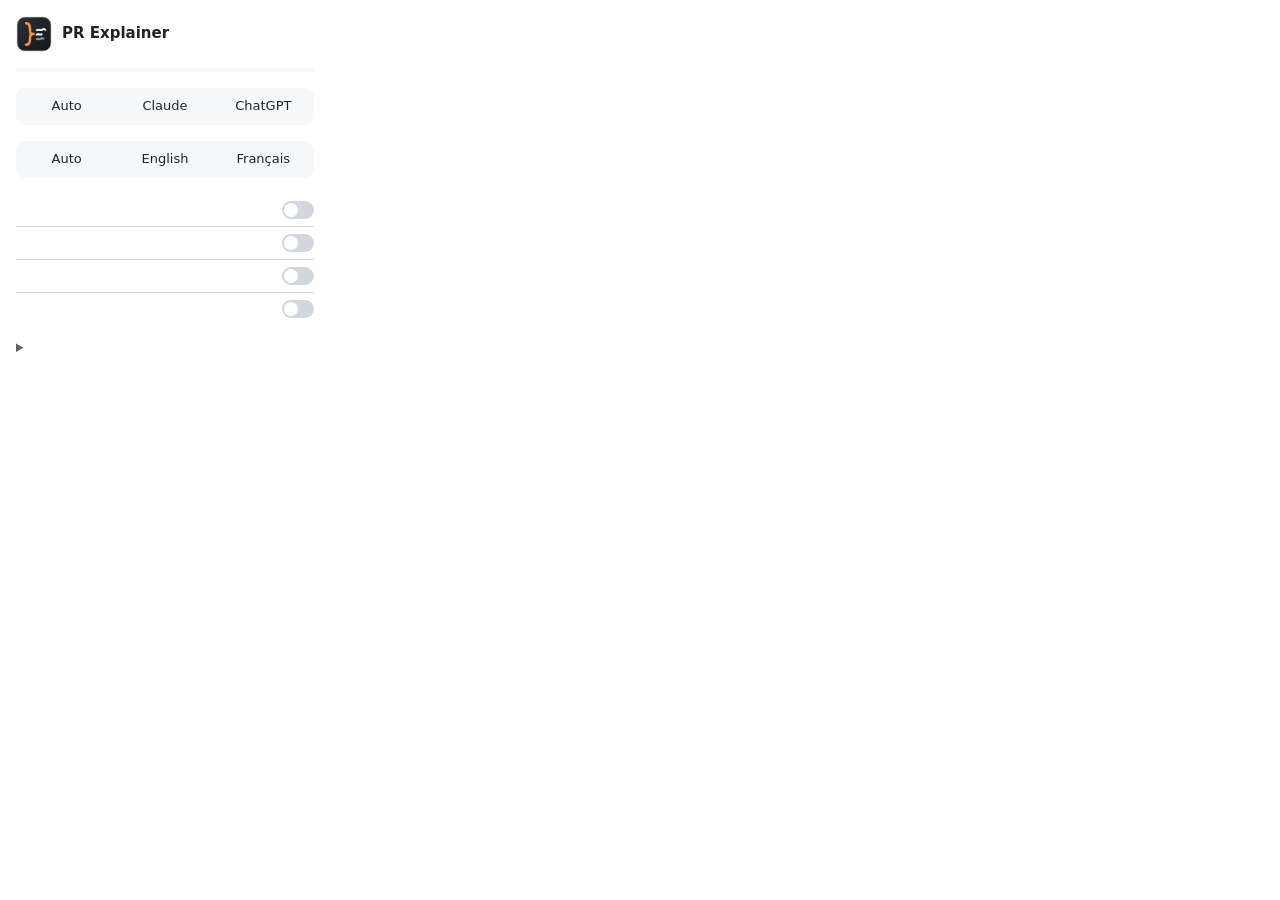
<file: extension/popup.html>
<!doctype html>
<html>
<head>
  <meta charset="utf-8">
  <title>PR Explainer</title>
  <style>
    :root {
      --bg: #ffffff; --bg2: #f6f8fa; --fg: #1f2328; --muted: #59636e; --border: #d0d7de;
      --ok: #2f8a4c; --ko: #d42a2a;
      --hand: "Ink Free", "Segoe Print", "Bradley Hand", cursive;
    }
    @media (prefers-color-scheme: dark) {
      :root { --bg: #161b22; --bg2: #0d1117; --fg: #e6edf3; --muted: #8d96a0; --border: #30363d; --ok: #5fd38a; --ko: #ff7b72; }
    }
    * { box-sizing: border-box; }
    body { width: 330px; margin: 0; padding: 16px; background: var(--bg); color: var(--fg); font: 13px/1.45 -apple-system, "Segoe UI", system-ui, sans-serif; }
    header { display: flex; align-items: center; gap: 10px; margin-bottom: 14px; }
    header img { width: 36px; height: 36px; }
    h1 { margin: 0; font-size: 15px; }
    .tag { color: var(--muted); font: 15px/1.1 var(--hand); }
    .version { margin-left: auto; align-self: flex-start; color: var(--muted); font-size: 11px; }
    h2 { margin: 16px 0 6px; font-size: 11px; font-weight: 600; text-transform: uppercase; letter-spacing: .05em; color: var(--muted); }
    .checks { background: var(--bg2); border-radius: 10px; padding: 2px 10px; }
    .check { display: flex; justify-content: space-between; padding: 6px 0; }
    .check + .check { border-top: 1px solid var(--border); }
    .ok { color: var(--ok); font-weight: 600; }
    .ko { color: var(--ko); font-weight: 600; }
    .muted { color: var(--muted); }
    .hint { margin-top: 8px; padding: 8px 10px; border-radius: 8px; background: rgba(212, 42, 42, .08); color: var(--ko); }
    .seg { display: flex; background: var(--bg2); border-radius: 9px; padding: 3px; gap: 3px; }
    .seg button { flex: 1; border: 0; background: none; color: var(--fg); padding: 6px; border-radius: 7px; cursor: pointer; font: inherit; }
    .seg button.on { background: var(--bg); box-shadow: 0 1px 3px rgba(0, 0, 0, .15); font-weight: 600; }
    .seg button:disabled { opacity: .4; cursor: default; }
    label.row { display: flex; justify-content: space-between; align-items: center; gap: 12px; padding: 7px 0; cursor: pointer; }
    label.row + label.row { border-top: 1px solid var(--border); }
    .sw { position: relative; width: 32px; height: 18px; flex: none; }
    .sw input { position: absolute; opacity: 0; }
    .sw i { position: absolute; inset: 0; border-radius: 99px; background: var(--border); transition: background .15s; }
    .sw i::after { content: ''; position: absolute; top: 2px; left: 2px; width: 14px; height: 14px; border-radius: 50%; background: #fff; transition: transform .15s; }
    .sw input:checked + i { background: var(--ok); }
    .sw input:checked + i::after { transform: translateX(14px); }
    .sw input:focus-visible + i { outline: 2px solid var(--fg); outline-offset: 2px; }
    details { margin-top: 14px; }
    summary { cursor: pointer; color: var(--muted); }
    textarea { width: 100%; height: 70px; margin-top: 6px; padding: 6px; border: 1px solid var(--border); border-radius: 6px; background: var(--bg); color: var(--fg); font: 12px ui-monospace, Consolas, monospace; }
    small { color: var(--muted); }
    .btn { margin-top: 8px; padding: 6px 10px; border: 1px solid var(--border); border-radius: 6px; background: var(--bg2); color: var(--fg); cursor: pointer; font: inherit; }
  </style>
</head>
<body>
  <header>
    <img src="icons/icon48.png" alt="">
    <div>
      <h1>PR Explainer</h1>
      <div class="tag" data-t="tagline"></div>
    </div>
    <span class="version" id="version"></span>
  </header>

  <h2 data-t="status"></h2>
  <div class="checks" id="checks"></div>
  <div id="hint"></div>

  <h2 data-t="aiUsed"></h2>
  <div class="seg" id="engine">
    <button data-v="auto">Auto</button>
    <button data-v="claude">Claude</button>
    <button data-v="codex">ChatGPT</button>
  </div>

  <h2 data-t="language"></h2>
  <div class="seg" id="lang">
    <button data-v="auto">Auto</button>
    <button data-v="en">English</button>
    <button data-v="fr">Français</button>
  </div>

  <h2 data-t="options"></h2>
  <label class="row"><span data-t="optAuto"></span>
    <span class="sw"><input type="checkbox" id="autoAnalyze"><i></i></span></label>
  <label class="row"><span data-t="optNotes"></span>
    <span class="sw"><input type="checkbox" id="showNotes"><i></i></span></label>
  <label class="row"><span data-t="optHideMechanical"></span>
    <span class="sw"><input type="checkbox" id="hideMechanical"><i></i></span></label>
  <label class="row"><span data-t="optProject"></span>
    <span class="sw"><input type="checkbox" id="useProject"><i></i></span></label>

  <details>
    <summary data-t="advanced"></summary>
    <small data-t="repoHelp"></small>
    <textarea id="repoPaths" placeholder="my-org/my-repo = C:\dev\my-repo"></textarea>
    <button class="btn" id="clearCache" data-t="clearCache"></button>
  </details>
  <script src="i18n.js"></script>
  <script src="popup.js"></script>
</body>
</html>
</file>
